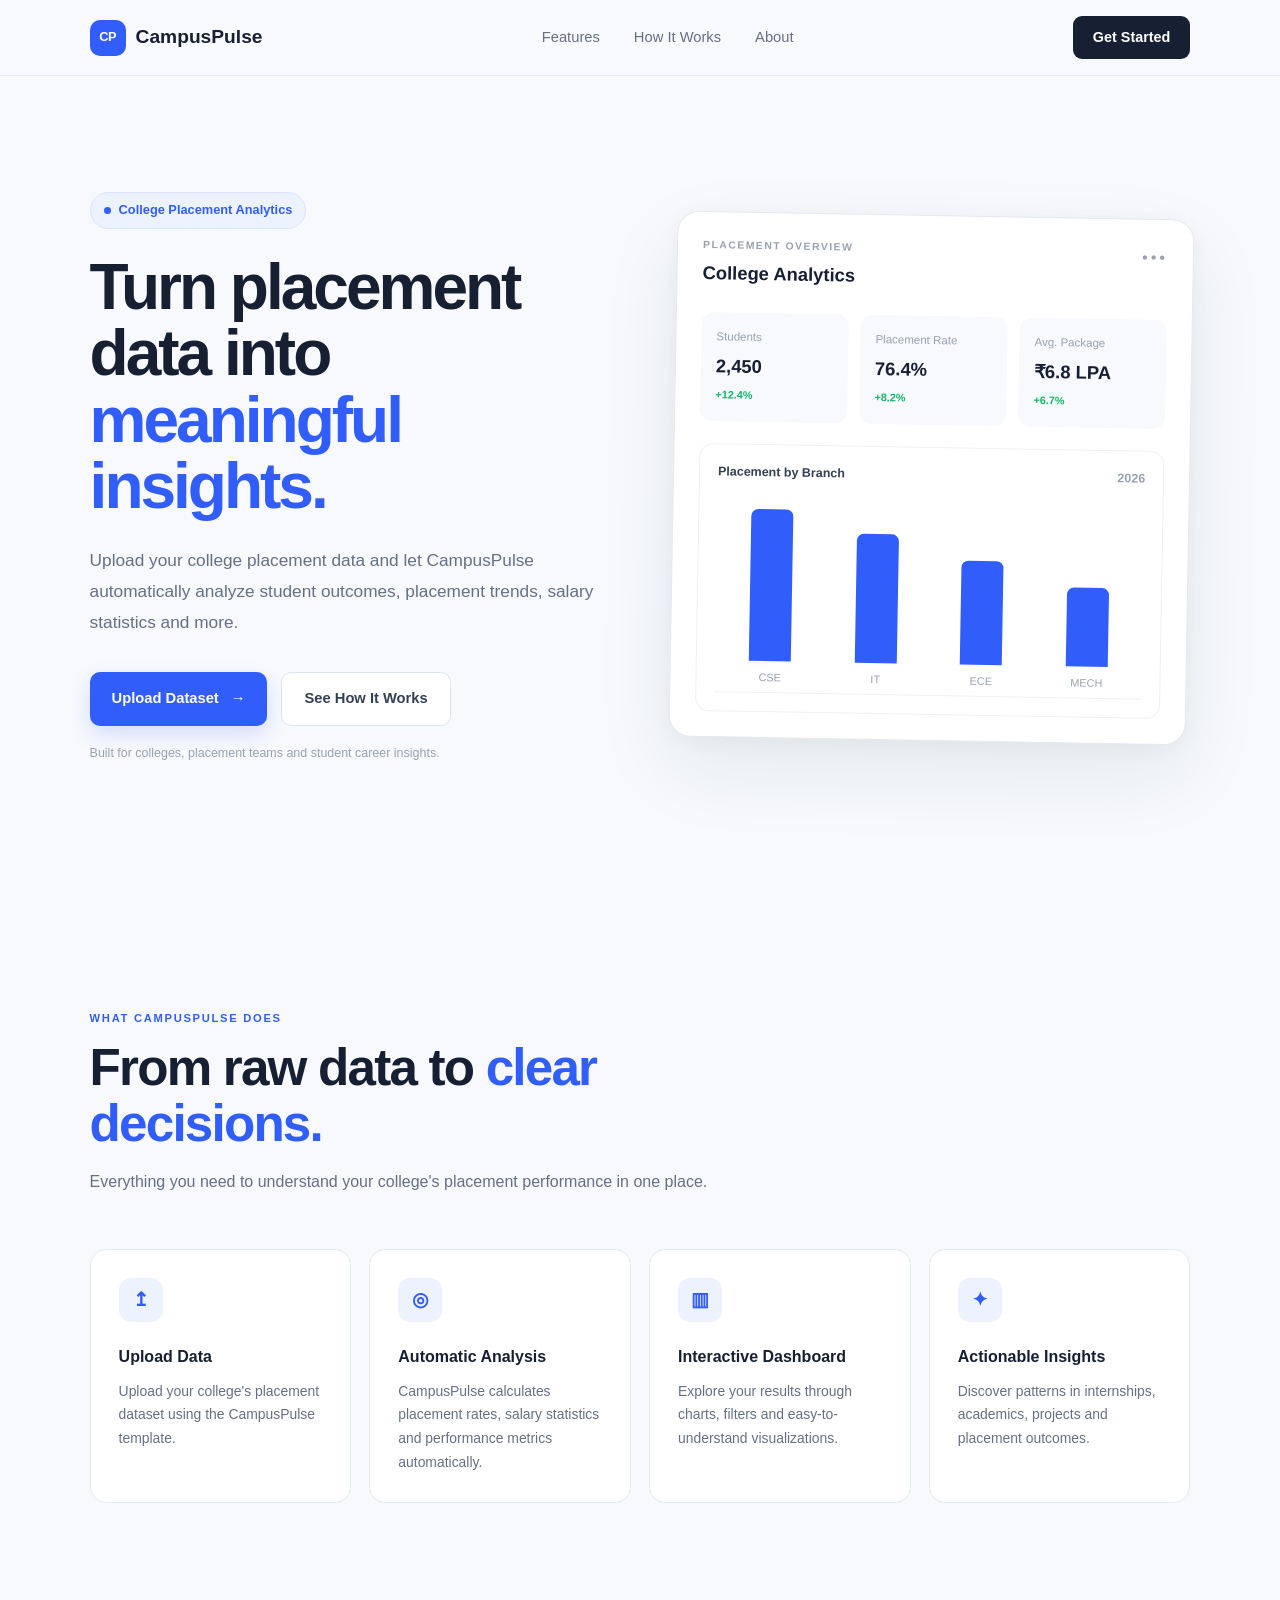
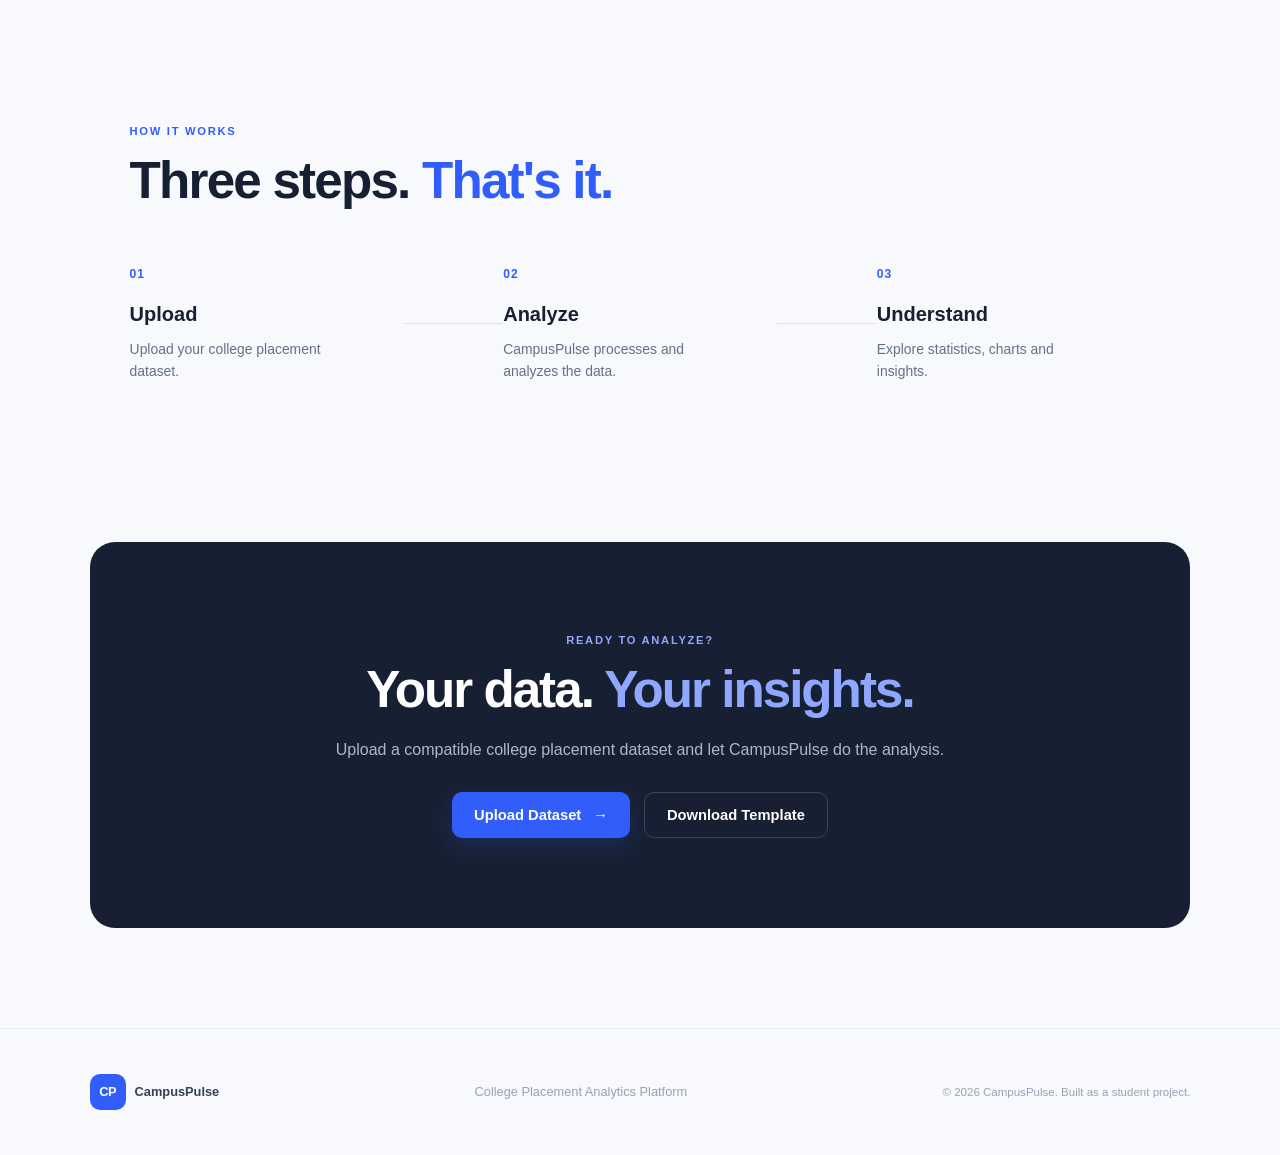
<file: frontend/index.html>
<!DOCTYPE html>
<html lang="en">
<head>
    <meta charset="UTF-8">
    <meta name="viewport" content="width=device-width, initial-scale=1.0">

    <title>CampusPulse | College Placement Analytics</title>

    <link rel="stylesheet" href="style.css">
</head>

<body>

    <!-- ================= NAVBAR ================= -->

    <header class="navbar">

        <a href="index.html" class="logo">
            <span class="logo-mark">CP</span>
            <span>CampusPulse</span>
        </a>

        <nav class="nav-links">
            <a href="#features">Features</a>
            <a href="#how-it-works">How It Works</a>
            <a href="#about">About</a>
        </nav>

        <a href="upload.html" class="nav-button">
                Get Started
        </a>

    </header>


    <!-- ================= HERO ================= -->

    <main>

        <section class="hero">

            <div class="hero-content">

                <div class="badge">
                    <span class="badge-dot"></span>
                    College Placement Analytics
                </div>

                <h1>
                    Turn placement data into
                    <span>meaningful insights.</span>
                </h1>

                <p class="hero-description">
                    Upload your college placement data and let CampusPulse
                    automatically analyze student outcomes, placement trends,
                    salary statistics and more.
                </p>

                <div class="hero-buttons">

                    <a href="upload.html" class="primary-button">
    Upload Dataset
    <span>→</span>
</a>

                    <a href="#how-it-works" class="secondary-button">
                        See How It Works
                    </a>

                </div>

                <p class="hero-note">
                    Built for colleges, placement teams and student career insights.
                </p>

            </div>


            <!-- Dashboard Preview -->

            <div class="dashboard-preview">

                <div class="preview-header">

                    <div>
                        <p class="preview-label">PLACEMENT OVERVIEW</p>
                        <h3>College Analytics</h3>
                    </div>

                    <div class="preview-menu">•••</div>

                </div>


                <div class="preview-stats">

                    <div class="preview-card">
                        <p>Students</p>
                        <h4>2,450</h4>
                        <span class="positive">+12.4%</span>
                    </div>

                    <div class="preview-card">
                        <p>Placement Rate</p>
                        <h4>76.4%</h4>
                        <span class="positive">+8.2%</span>
                    </div>

                    <div class="preview-card">
                        <p>Avg. Package</p>
                        <h4>₹6.8 LPA</h4>
                        <span class="positive">+6.7%</span>
                    </div>

                </div>


                <div class="chart-preview">

                    <div class="chart-title">
                        <span>Placement by Branch</span>
                        <span class="chart-period">2026</span>
                    </div>

                    <div class="bars">

                        <div class="bar-group">
                            <div class="bar bar-1"></div>
                            <span>CSE</span>
                        </div>

                        <div class="bar-group">
                            <div class="bar bar-2"></div>
                            <span>IT</span>
                        </div>

                        <div class="bar-group">
                            <div class="bar bar-3"></div>
                            <span>ECE</span>
                        </div>

                        <div class="bar-group">
                            <div class="bar bar-4"></div>
                            <span>MECH</span>
                        </div>

                    </div>

                </div>

            </div>

        </section>


        <!-- ================= FEATURES ================= -->

        <section class="features-section" id="features">

            <div class="section-heading">

                <p class="section-tag">WHAT CAMPUSPULSE DOES</p>

                <h2>
                    From raw data to
                    <span>clear decisions.</span>
                </h2>

                <p>
                    Everything you need to understand your college's
                    placement performance in one place.
                </p>

            </div>


            <div class="feature-grid">

                <article class="feature-card">

                    <div class="feature-icon">↥</div>

                    <h3>Upload Data</h3>

                    <p>
                        Upload your college's placement dataset using
                        the CampusPulse template.
                    </p>

                </article>


                <article class="feature-card">

                    <div class="feature-icon">◎</div>

                    <h3>Automatic Analysis</h3>

                    <p>
                        CampusPulse calculates placement rates,
                        salary statistics and performance metrics automatically.
                    </p>

                </article>


                <article class="feature-card">

                    <div class="feature-icon">▥</div>

                    <h3>Interactive Dashboard</h3>

                    <p>
                        Explore your results through charts, filters
                        and easy-to-understand visualizations.
                    </p>

                </article>


                <article class="feature-card">

                    <div class="feature-icon">✦</div>

                    <h3>Actionable Insights</h3>

                    <p>
                        Discover patterns in internships, academics,
                        projects and placement outcomes.
                    </p>

                </article>

            </div>

        </section>


        <!-- ================= HOW IT WORKS ================= -->

        <section class="workflow-section" id="how-it-works">

            <div class="section-heading">

                <p class="section-tag">HOW IT WORKS</p>

                <h2>
                    Three steps.
                    <span>That's it.</span>
                </h2>

            </div>


            <div class="workflow">

                <div class="workflow-step">

                    <div class="step-number">01</div>

                    <h3>Upload</h3>

                    <p>
                        Upload your college placement dataset.
                    </p>

                </div>


                <div class="workflow-line"></div>


                <div class="workflow-step">

                    <div class="step-number">02</div>

                    <h3>Analyze</h3>

                    <p>
                        CampusPulse processes and analyzes the data.
                    </p>

                </div>


                <div class="workflow-line"></div>


                <div class="workflow-step">

                    <div class="step-number">03</div>

                    <h3>Understand</h3>

                    <p>
                        Explore statistics, charts and insights.
                    </p>

                </div>

            </div>

        </section>


        <!-- ================= UPLOAD CTA ================= -->

        <section class="upload-section" id="upload">

            <div class="upload-content">

                <p class="section-tag">READY TO ANALYZE?</p>

                <h2>
                    Your data.
                    <span>Your insights.</span>
                </h2>

                <p>
                    Upload a compatible college placement dataset
                    and let CampusPulse do the analysis.
                </p>

                <div class="upload-buttons">

                    <button class="primary-button" id="uploadButton">
                        Upload Dataset
                        <span>→</span>
                    </button>

                    <button class="secondary-button" id="templateButton">
                        Download Template
                    </button>

                </div>

                <input
                    type="file"
                    id="fileInput"
                    accept=".csv"
                    hidden
                >

            </div>

        </section>


    </main>


    <!-- ================= FOOTER ================= -->

    <footer id="about">

        <div class="footer-logo">
            <span class="logo-mark">CP</span>
            CampusPulse
        </div>

        <p>
            College Placement Analytics Platform
        </p>

        <p class="copyright">
            © 2026 CampusPulse. Built as a student project.
        </p>

    </footer>


    <script src="script.js"></script>

</body>
</html>
</file>
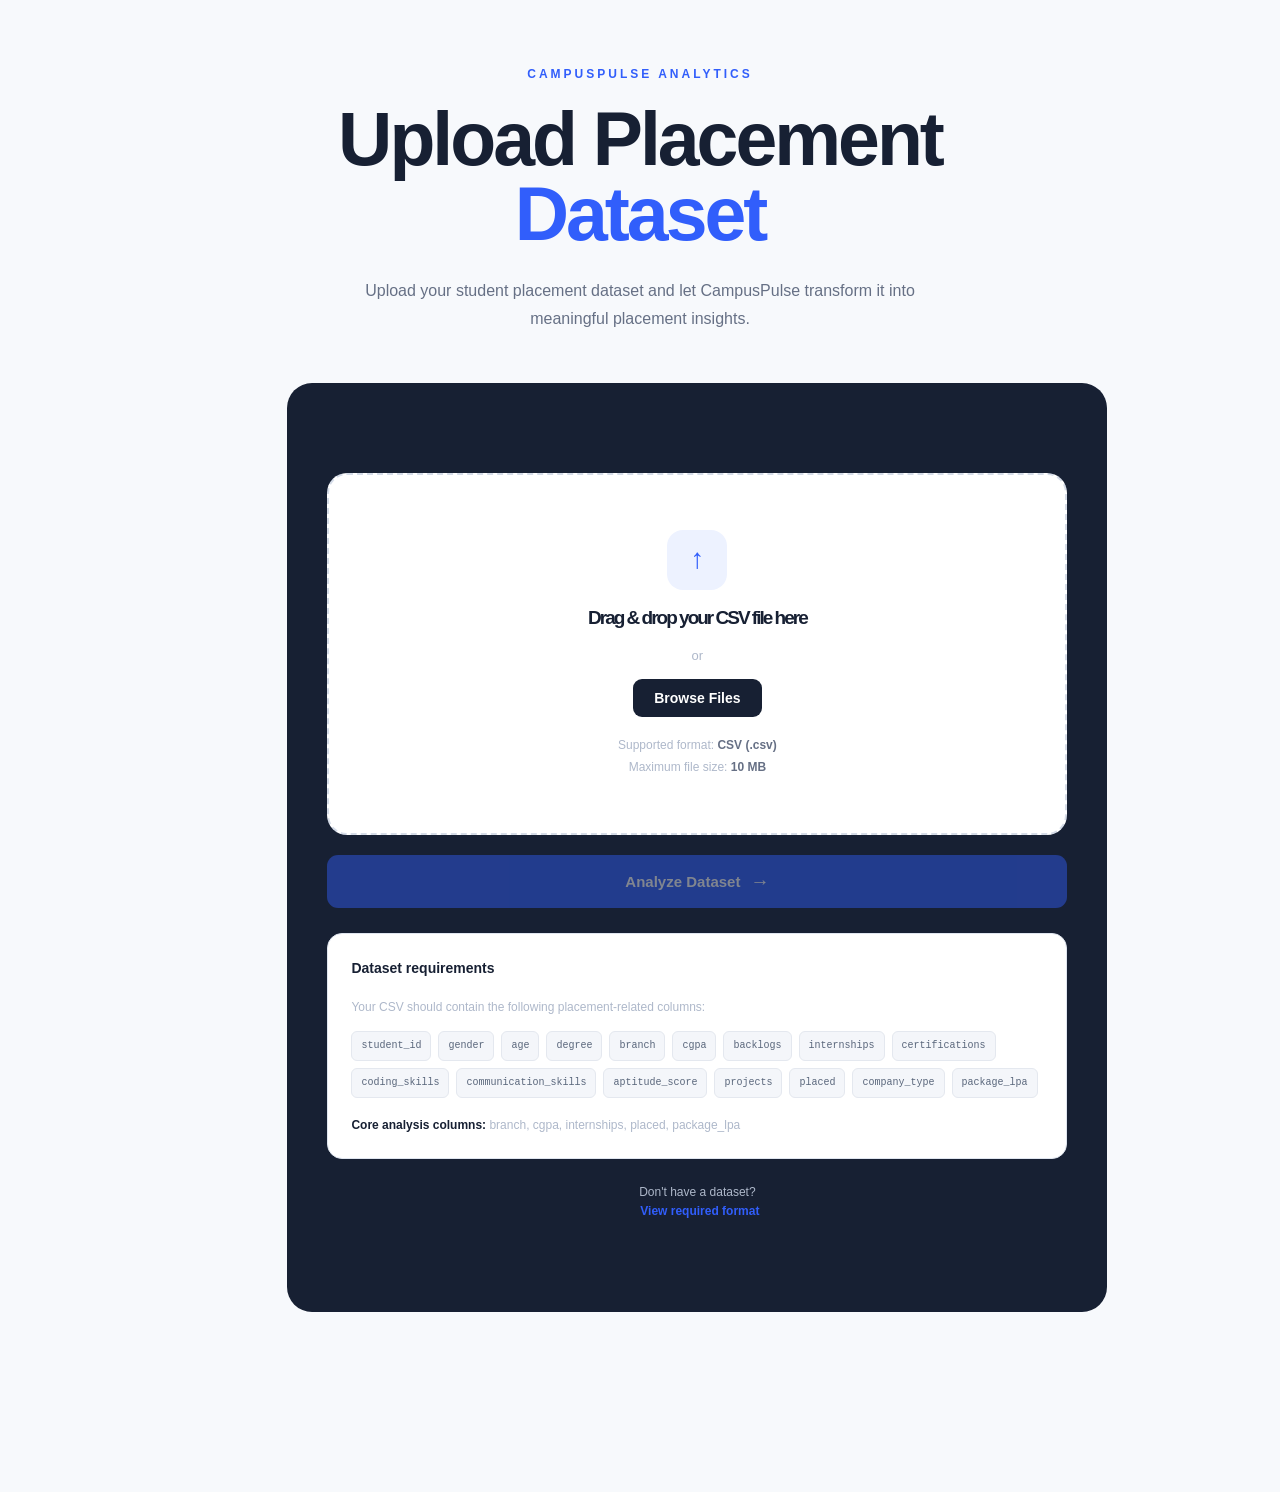
<file: frontend/upload.html>
<!DOCTYPE html>
<html lang="en">

<head>

    <meta charset="UTF-8">

    <meta
        name="viewport"
        content="width=device-width, initial-scale=1.0"
    >

    <title>CampusPulse - Upload Dataset</title>

    <link rel="stylesheet" href="style.css">
    <link rel="stylesheet" href="upload.css">

</head>


<body>

    <!-- =========================================
         MAIN UPLOAD PAGE
    ========================================== -->

    <main class="upload-page">

        <div class="upload-page-content">


            <!-- =================================
                 HEADER
            ================================== -->

            <div class="upload-eyebrow">
                CAMPUSPULSE ANALYTICS
            </div>


            <h1>
                Upload Placement
                <span>Dataset</span>
            </h1>


            <p class="upload-description">

                Upload your student placement dataset
                and let CampusPulse transform it into
                meaningful placement insights.

            </p>


            <!-- =================================
                 UPLOAD CARD
            ================================== -->

            <section class="upload-section">


                <!-- DROP ZONE -->

                <div
                    id="dropZone"
                    class="drop-zone"
                >

                    <div class="upload-icon">
                        ↑
                    </div>


                    <h2>
                        Drag &amp; drop your CSV file here
                    </h2>


                    <p class="or-text">
                        or
                    </p>


                    <button
                        type="button"
                        id="browseButton"
                        class="browse-button"
                    >
                        Browse Files
                    </button>


                    <input
                        type="file"
                        id="fileInput"
                        accept=".csv,text/csv"
                        hidden
                    >


                    <p class="file-help">

                        Supported format:
                        <strong>CSV (.csv)</strong>

                        <br>

                        Maximum file size:
                        <strong>10 MB</strong>

                    </p>

                </div>


                <!-- =================================
                     SELECTED FILE
                ================================== -->

                <div
                    id="selectedFile"
                    class="selected-file"
                    style="display: none;"
                >

                    <div class="file-icon">
                        CSV
                    </div>


                    <div class="file-details">

                        <h4 id="fileName">
                            filename.csv
                        </h4>

                        <p id="fileSize">
                            0 KB
                        </p>

                    </div>


                    <button
                        type="button"
                        id="removeFile"
                        class="remove-file"
                        aria-label="Remove selected file"
                    >
                        ×
                    </button>

                </div>


                <!-- =================================
                     VALIDATION MESSAGE
                ================================== -->

                <div
                    id="validationMessage"
                    class="validation-message"
                    style="display: none;"
                >
                </div>


                <!-- =================================
                     ANALYZE BUTTON
                ================================== -->

                <button
                    type="button"
                    id="analyzeButton"
                    class="analyze-button"
                    disabled
                >

                    <span id="analyzeText">
                        Analyze Dataset
                    </span>

                    <span
                        id="analyzeIcon"
                        class="analyze-icon"
                    >
                        →
                    </span>

                </button>


                <!-- =================================
                     DATASET REQUIREMENTS
                ================================== -->

                <div class="requirements-card">

                    <div class="requirements-title">
                        Dataset requirements
                    </div>


                    <p>
                        Your CSV should contain the
                        following placement-related columns:
                    </p>


                    <div class="column-list">

                        <span>student_id</span>
                        <span>gender</span>
                        <span>age</span>
                        <span>degree</span>
                        <span>branch</span>
                        <span>cgpa</span>
                        <span>backlogs</span>
                        <span>internships</span>
                        <span>certifications</span>
                        <span>coding_skills</span>
                        <span>communication_skills</span>
                        <span>aptitude_score</span>
                        <span>projects</span>
                        <span>placed</span>
                        <span>company_type</span>
                        <span>package_lpa</span>

                    </div>


                    <p class="required-note">

                        <strong>Core analysis columns:</strong>
                        branch, cgpa, internships,
                        placed, package_lpa

                    </p>

                </div>


                <!-- =================================
                     TEMPLATE HELP
                ================================== -->

                <div class="template-help">

                    <p>
                        Don't have a dataset?
                    </p>

                    <button
                        type="button"
                        id="templateButton"
                        class="template-link"
                    >
                        View required format
                    </button>

                </div>

            </section>

        </div>

    </main>


    <!-- =========================================
         JAVASCRIPT
    ========================================== -->

    <script src="upload.js"></script>

</body>

</html>
</file>
<file: frontend/style.css>
/* =========================================
   CAMPUSPULSE
   Main Styles
========================================= */

* {
    margin: 0;
    padding: 0;
    box-sizing: border-box;
}

html {
    scroll-behavior: smooth;
}

body {
    font-family: -apple-system, BlinkMacSystemFont, "Segoe UI",
                 Roboto, Helvetica, Arial, sans-serif;

    background: #f7f9fc;
    color: #172033;

    line-height: 1.6;
}


/* =========================================
   NAVBAR
========================================= */

.navbar {
    width: 100%;
    height: 76px;

    display: flex;
    align-items: center;
    justify-content: space-between;

    padding: 0 7%;

    background: rgba(247, 249, 252, 0.92);

    border-bottom: 1px solid #e8ecf2;

    position: sticky;
    top: 0;
    z-index: 1000;

    backdrop-filter: blur(12px);
}

.logo {
    display: flex;
    align-items: center;
    gap: 10px;

    text-decoration: none;

    color: #172033;

    font-size: 1.2rem;
    font-weight: 700;
}

.logo-mark {
    width: 36px;
    height: 36px;

    display: flex;
    align-items: center;
    justify-content: center;

    border-radius: 10px;

    background: #315efb;
    color: white;

    font-size: 0.8rem;
    font-weight: 800;

    letter-spacing: -0.5px;
}

.nav-links {
    display: flex;
    gap: 34px;
}

.nav-links a {
    color: #667085;

    text-decoration: none;

    font-size: 0.92rem;
    font-weight: 500;

    transition: 0.2s ease;
}

.nav-links a:hover {
    color: #315efb;
}

.nav-button {
    text-decoration: none;

    background: #172033;
    color: white;

    padding: 10px 20px;

    border-radius: 9px;

    font-size: 0.9rem;
    font-weight: 600;

    transition: 0.2s ease;
}

.nav-button:hover {
    transform: translateY(-2px);
}


/* =========================================
   HERO
========================================= */

.hero {
    min-height: calc(100vh - 76px);

    display: flex;
    align-items: center;
    justify-content: space-between;

    gap: 70px;

    padding: 80px 7% 100px;

    max-width: 1500px;
    margin: auto;
}

.hero-content {
    width: 50%;
}

.badge {
    display: inline-flex;
    align-items: center;
    gap: 8px;

    padding: 7px 13px;

    background: #edf2ff;

    border: 1px solid #dbe3ff;

    border-radius: 100px;

    color: #315efb;

    font-size: 0.8rem;
    font-weight: 600;
}

.badge-dot {
    width: 7px;
    height: 7px;

    border-radius: 50%;

    background: #315efb;
}

.hero h1 {
    margin-top: 25px;

    font-size: clamp(3rem, 5vw, 5.2rem);

    line-height: 1.04;

    letter-spacing: -3px;

    max-width: 750px;
}

.hero h1 span {
    color: #315efb;
}

.hero-description {
    margin-top: 25px;

    max-width: 620px;

    color: #667085;

    font-size: 1.08rem;

    line-height: 1.8;
}

.hero-buttons {
    display: flex;
    gap: 14px;

    margin-top: 34px;
}

.primary-button,
.secondary-button {
    display: inline-flex;

    align-items: center;
    justify-content: center;

    gap: 12px;

    padding: 14px 22px;

    border-radius: 10px;

    font-size: 0.92rem;
    font-weight: 600;

    cursor: pointer;

    transition: 0.2s ease;

    text-decoration: none;

    border: none;
}

.primary-button {
    background: #315efb;
    color: white;

    box-shadow: 0 8px 20px rgba(49, 94, 251, 0.18);
}

.primary-button:hover {
    transform: translateY(-2px);
}

.secondary-button {
    background: white;
    color: #344054;

    border: 1px solid #dfe4ec;
}

.secondary-button:hover {
    border-color: #315efb;
    color: #315efb;
}

.hero-note {
    margin-top: 18px;

    color: #98a2b3;

    font-size: 0.78rem;
}


/* =========================================
   DASHBOARD PREVIEW
========================================= */

.dashboard-preview {
    width: 50%;
    max-width: 620px;

    padding: 25px;

    background: white;

    border: 1px solid #e5e9f0;

    border-radius: 22px;

    box-shadow:
        0 30px 80px rgba(31, 45, 61, 0.08),
        0 5px 20px rgba(31, 45, 61, 0.04);

    transform: rotate(1deg);

    transition: 0.3s ease;
}

.dashboard-preview:hover {
    transform: rotate(0deg) translateY(-5px);
}

.preview-header {
    display: flex;
    justify-content: space-between;
    align-items: flex-start;

    margin-bottom: 25px;
}

.preview-label {
    color: #98a2b3;

    font-size: 0.65rem;
    font-weight: 700;

    letter-spacing: 1.5px;
}

.preview-header h3 {
    margin-top: 4px;

    font-size: 1.15rem;
}

.preview-menu {
    color: #98a2b3;

    letter-spacing: 3px;
}

.preview-stats {
    display: grid;
    grid-template-columns: repeat(3, 1fr);

    gap: 12px;
}

.preview-card {
    padding: 15px;

    background: #f7f9fc;

    border-radius: 12px;
}

.preview-card p {
    color: #98a2b3;

    font-size: 0.72rem;
}

.preview-card h4 {
    margin-top: 5px;

    font-size: 1.15rem;
}

.positive {
    color: #12b76a;

    font-size: 0.68rem;
    font-weight: 600;
}

.chart-preview {
    margin-top: 22px;

    padding: 18px;

    border: 1px solid #edf0f4;

    border-radius: 14px;
}

.chart-title {
    display: flex;
    justify-content: space-between;

    color: #344054;

    font-size: 0.78rem;
    font-weight: 600;
}

.chart-period {
    color: #98a2b3;
}

.bars {
    height: 210px;

    display: flex;
    align-items: flex-end;
    justify-content: space-around;

    gap: 25px;

    padding: 25px 15px 5px;

    border-bottom: 1px solid #edf0f4;
}

.bar-group {
    height: 100%;

    display: flex;
    flex-direction: column;
    justify-content: flex-end;
    align-items: center;

    gap: 8px;

    color: #98a2b3;

    font-size: 0.68rem;
}

.bar {
    width: 42px;

    border-radius: 7px 7px 0 0;

    background: #315efb;
}

.bar-1 {
    height: 85%;
}

.bar-2 {
    height: 72%;
}

.bar-3 {
    height: 58%;
}

.bar-4 {
    height: 44%;
}


/* =========================================
   SECTION COMMON
========================================= */

.features-section,
.workflow-section {
    padding: 110px 7%;

    max-width: 1400px;
    margin: auto;
}

.section-heading {
    max-width: 650px;

    margin-bottom: 55px;
}

.section-tag {
    color: #315efb;

    font-size: 0.7rem;
    font-weight: 800;

    letter-spacing: 1.7px;
}

.section-heading h2 {
    margin-top: 12px;

    font-size: clamp(2.2rem, 4vw, 3.4rem);

    line-height: 1.1;

    letter-spacing: -1.8px;
}

.section-heading h2 span {
    color: #315efb;
}

.section-heading > p:last-child {
    margin-top: 16px;

    color: #667085;
}


/* =========================================
   FEATURES
========================================= */

.feature-grid {
    display: grid;

    grid-template-columns: repeat(4, 1fr);

    gap: 18px;
}

.feature-card {
    padding: 28px;

    background: white;

    border: 1px solid #e5e9f0;

    border-radius: 16px;

    transition: 0.25s ease;
}

.feature-card:hover {
    transform: translateY(-5px);

    border-color: #d5ddff;

    box-shadow: 0 15px 35px rgba(31, 45, 61, 0.06);
}

.feature-icon {
    width: 44px;
    height: 44px;

    display: flex;
    align-items: center;
    justify-content: center;

    border-radius: 12px;

    background: #edf2ff;
    color: #315efb;

    font-size: 1.2rem;
    font-weight: 700;

    margin-bottom: 22px;
}

.feature-card h3 {
    font-size: 1rem;
}

.feature-card p {
    margin-top: 10px;

    color: #667085;

    font-size: 0.87rem;

    line-height: 1.7;
}


/* =========================================
   WORKFLOW
========================================= */

.workflow-section {
    max-width: 1200px;
}

.workflow {
    display: flex;

    align-items: center;

    justify-content: space-between;
}

.workflow-step {
    flex: 1;
}

.step-number {
    color: #315efb;

    font-size: 0.75rem;
    font-weight: 800;

    letter-spacing: 1px;

    margin-bottom: 14px;
}

.workflow-step h3 {
    font-size: 1.25rem;
}

.workflow-step p {
    margin-top: 8px;

    color: #667085;

    font-size: 0.87rem;

    max-width: 220px;
}

.workflow-line {
    width: 100px;

    height: 1px;

    background: #dfe4ec;
}


/* =========================================
   UPLOAD CTA
========================================= */

.upload-section {
    margin: 50px 7% 100px;

    padding: 90px 40px;

    border-radius: 25px;

    background: #172033;

    color: white;

    text-align: center;
}

.upload-content {
    max-width: 650px;

    margin: auto;
}

.upload-section .section-tag {
    color: #8fa7ff;
}

.upload-section h2 {
    margin-top: 12px;

    font-size: clamp(2.4rem, 4vw, 3.6rem);

    line-height: 1.1;

    letter-spacing: -2px;
}

.upload-section h2 span {
    color: #8fa7ff;
}

.upload-section p:not(.section-tag) {
    margin-top: 18px;

    color: #aeb8ca;
}

.upload-buttons {
    display: flex;
    justify-content: center;

    gap: 14px;

    margin-top: 30px;
}

.upload-section .secondary-button {
    background: transparent;

    color: white;

    border-color: #3c465b;
}


/* =========================================
   FOOTER
========================================= */

footer {
    padding: 45px 7%;

    border-top: 1px solid #e5e9f0;

    display: flex;
    align-items: center;
    justify-content: space-between;

    color: #98a2b3;

    font-size: 0.8rem;
}

.footer-logo {
    display: flex;
    align-items: center;
    gap: 9px;

    color: #344054;

    font-weight: 700;
}

.copyright {
    font-size: 0.72rem;
}


/* =========================================
   RESPONSIVE
========================================= */

@media (max-width: 1000px) {

    .hero {
        flex-direction: column;

        align-items: flex-start;
    }

    .hero-content,
    .dashboard-preview {
        width: 100%;
        max-width: none;
    }

    .feature-grid {
        grid-template-columns: repeat(2, 1fr);
    }

    .nav-links {
        display: none;
    }

}


@media (max-width: 650px) {

    .navbar {
        padding: 0 5%;
    }

    .nav-button {
        display: none;
    }

    .hero {
        padding: 60px 5%;
    }

    .hero h1 {
        font-size: 3rem;
        letter-spacing: -2px;
    }

    .hero-buttons {
        flex-direction: column;

        align-items: stretch;
    }

    .dashboard-preview {
        padding: 16px;
    }

    .preview-stats {
        grid-template-columns: 1fr;
    }

    .feature-grid {
        grid-template-columns: 1fr;
    }

    .workflow {
        flex-direction: column;

        align-items: flex-start;

        gap: 30px;
    }

    .workflow-line {
        display: none;
    }

    .upload-section {
        margin-left: 5%;
        margin-right: 5%;

        padding: 65px 25px;
    }

    .upload-buttons {
        flex-direction: column;
    }

    footer {
        flex-direction: column;

        gap: 15px;

        text-align: center;
    }

}
</file>
<file: frontend/upload.css>
/* =========================================
   CAMPUSPULSE
   UPLOAD PAGE
========================================= */


/* =========================================
   PAGE
========================================= */

.upload-page {

    min-height: calc(100vh - 76px);

    display: flex;

    justify-content: center;

    align-items: flex-start;

    padding:
        65px
        5%
        80px;

}


.upload-page-content {

    width: 100%;

    max-width: 820px;

    text-align: center;

}


/* =========================================
   HEADER
========================================= */

.upload-eyebrow {

    color: #315efb;

    font-size: 12px;

    font-weight: 800;

    letter-spacing: 3px;

    margin-bottom: 18px;

}


.upload-page h1 {

    margin: 0;

    font-size:
        clamp(
            3rem,
            6vw,
            4.7rem
        );

    line-height: 1;

    letter-spacing: -3px;

    color: #172033;

    font-weight: 800;

}


.upload-page h1 span {

    color: #315efb;

}


.upload-description {

    max-width: 620px;

    margin:
        24px
        auto
        38px;

    color: #667085;

    font-size: 16px;

    line-height: 1.75;

}


/* =========================================
   UPLOAD SECTION
========================================= */

.upload-section {

    width: 100%;

}


/* =========================================
   DROP ZONE
========================================= */

.drop-zone {

    padding:
        55px
        30px;

    background: #ffffff;

    border:
        2px
        dashed
        #d5dce8;

    border-radius: 20px;

    transition:
        border-color
        0.25s ease,
        background
        0.25s ease,
        transform
        0.25s ease;

    cursor: pointer;

}


.drop-zone:hover {

    border-color: #315efb;

    background: #fbfcff;

}


.drop-zone.drag-over {

    border-color: #315efb;

    background: #edf2ff;

    transform: scale(1.01);

}


/* =========================================
   UPLOAD ICON
========================================= */

.upload-icon {

    width: 60px;

    height: 60px;

    display: flex;

    align-items: center;

    justify-content: center;

    margin:
        0
        auto
        18px;

    border-radius: 16px;

    background: #edf2ff;

    color: #315efb;

    font-size: 28px;

    font-weight: 700;

}


.drop-zone h2 {

    color: #172033;

    font-size: 19px;

    font-weight: 750;

}


.or-text {

    margin:
        8px
        0;

    color: #98a2b3;

    font-size: 13px;

}


/* =========================================
   BROWSE BUTTON
========================================= */

.browse-button {

    margin-top: 4px;

    padding:
        11px
        21px;

    border: none;

    border-radius: 9px;

    background: #172033;

    color: #ffffff;

    font-size: 14px;

    font-weight: 700;

    cursor: pointer;

    transition:
        background
        0.2s ease,
        transform
        0.2s ease;

}


.browse-button:hover {

    background: #315efb;

    transform: translateY(-2px);

}


/* =========================================
   FILE HELP
========================================= */

.file-help {

    margin-top: 20px;

    color: #98a2b3;

    font-size: 12px;

    line-height: 1.8;

}


.file-help strong {

    color: #667085;

}


/* =========================================
   SELECTED FILE
========================================= */

.selected-file {

    margin-top: 18px;

    padding:
        16px
        18px;

    display: flex;

    align-items: center;

    gap: 15px;

    background: #ffffff;

    border:
        1px
        solid
        #dfe5ef;

    border-radius: 13px;

    text-align: left;

    box-shadow:
        0
        5px
        18px
        rgba(
            20,
            35,
            65,
            0.04
        );

}


.file-icon {

    width: 46px;

    height: 46px;

    display: flex;

    align-items: center;

    justify-content: center;

    flex-shrink: 0;

    border-radius: 10px;

    background: #edf2ff;

    color: #315efb;

    font-size: 11px;

    font-weight: 800;

}


.file-details {

    min-width: 0;

    flex: 1;

}


.file-details h4 {

    color: #172033;

    font-size: 14px;

    font-weight: 700;

    word-break: break-word;

}


.file-details p {

    margin-top: 3px;

    color: #98a2b3;

    font-size: 12px;

}


.remove-file {

    width: 34px;

    height: 34px;

    display: flex;

    align-items: center;

    justify-content: center;

    flex-shrink: 0;

    border: none;

    border-radius: 50%;

    background: #f2f4f7;

    color: #667085;

    font-size: 22px;

    line-height: 1;

    cursor: pointer;

    transition:
        background
        0.2s ease,
        color
        0.2s ease;

}


.remove-file:hover {

    background: #fee4e2;

    color: #d92d20;

}


/* =========================================
   VALIDATION
========================================= */

.validation-message {

    margin-top: 15px;

    padding:
        13px
        15px;

    border-radius: 10px;

    font-size: 13px;

    line-height: 1.5;

    text-align: left;

}


.validation-message.success {

    background: #ecfdf3;

    color: #027a48;

    border:
        1px
        solid
        #abefc6;

}


.validation-message.error {

    background: #fef3f2;

    color: #b42318;

    border:
        1px
        solid
        #fecdca;

}


/* =========================================
   ANALYZE BUTTON
========================================= */

.analyze-button {

    width: 100%;

    min-height: 53px;

    margin-top: 20px;

    display: flex;

    align-items: center;

    justify-content: center;

    gap: 10px;

    border: none;

    border-radius: 11px;

    background: #315efb;

    color: #ffffff;

    font-size: 15px;

    font-weight: 750;

    cursor: pointer;

    transition:
        background
        0.2s ease,
        transform
        0.2s ease,
        opacity
        0.2s ease;

}


.analyze-button:hover:not(:disabled) {

    background: #254edc;

    transform: translateY(-1px);

}


.analyze-button:disabled {

    opacity: 0.45;

    cursor: not-allowed;

    transform: none;

}


.analyze-icon {

    font-size: 19px;

}


/* =========================================
   REQUIREMENTS
========================================= */

.requirements-card {

    margin-top: 25px;

    padding: 23px;

    background: #ffffff;

    border:
        1px
        solid
        #dfe5ef;

    border-radius: 15px;

    text-align: left;

}


.requirements-title {

    color: #172033;

    font-size: 14px;

    font-weight: 750;

    margin-bottom: 8px;

}


.requirements-card > p {

    color: #667085;

    font-size: 12px;

    line-height: 1.6;

}


.column-list {

    display: flex;

    flex-wrap: wrap;

    gap: 7px;

    margin-top: 14px;

}


.column-list span {

    padding:
        6px
        9px;

    background: #f4f6fa;

    border:
        1px
        solid
        #e4e8ef;

    border-radius: 6px;

    color: #59667b;

    font-family:
        ui-monospace,
        SFMono-Regular,
        Menlo,
        Monaco,
        Consolas,
        monospace;

    font-size: 10px;

}


.required-note {

    margin-top: 15px;

}


.required-note strong {

    color: #172033;

}


/* =========================================
   TEMPLATE HELP
========================================= */

.template-help {

    margin-top: 24px;

    color: #98a2b3;

    font-size: 12px;

}


.template-link {

    padding: 0;

    margin-left: 5px;

    border: none;

    background: none;

    color: #315efb;

    font-size: 12px;

    font-weight: 700;

    cursor: pointer;

}


.template-link:hover {

    text-decoration: underline;

}


/* =========================================
   RESPONSIVE
========================================= */

@media (max-width: 650px) {

    .upload-page {

        padding:
            45px
            5%
            60px;

    }


    .upload-page h1 {

        font-size: 3rem;

        letter-spacing: -2px;

    }


    .upload-description {

        font-size: 14px;

    }


    .drop-zone {

        padding:
            45px
            20px;

    }


    .requirements-card {

        padding: 18px;

    }


    .column-list {

        gap: 5px;

    }


    .selected-file {

        padding: 13px;

    }

}
</file>
